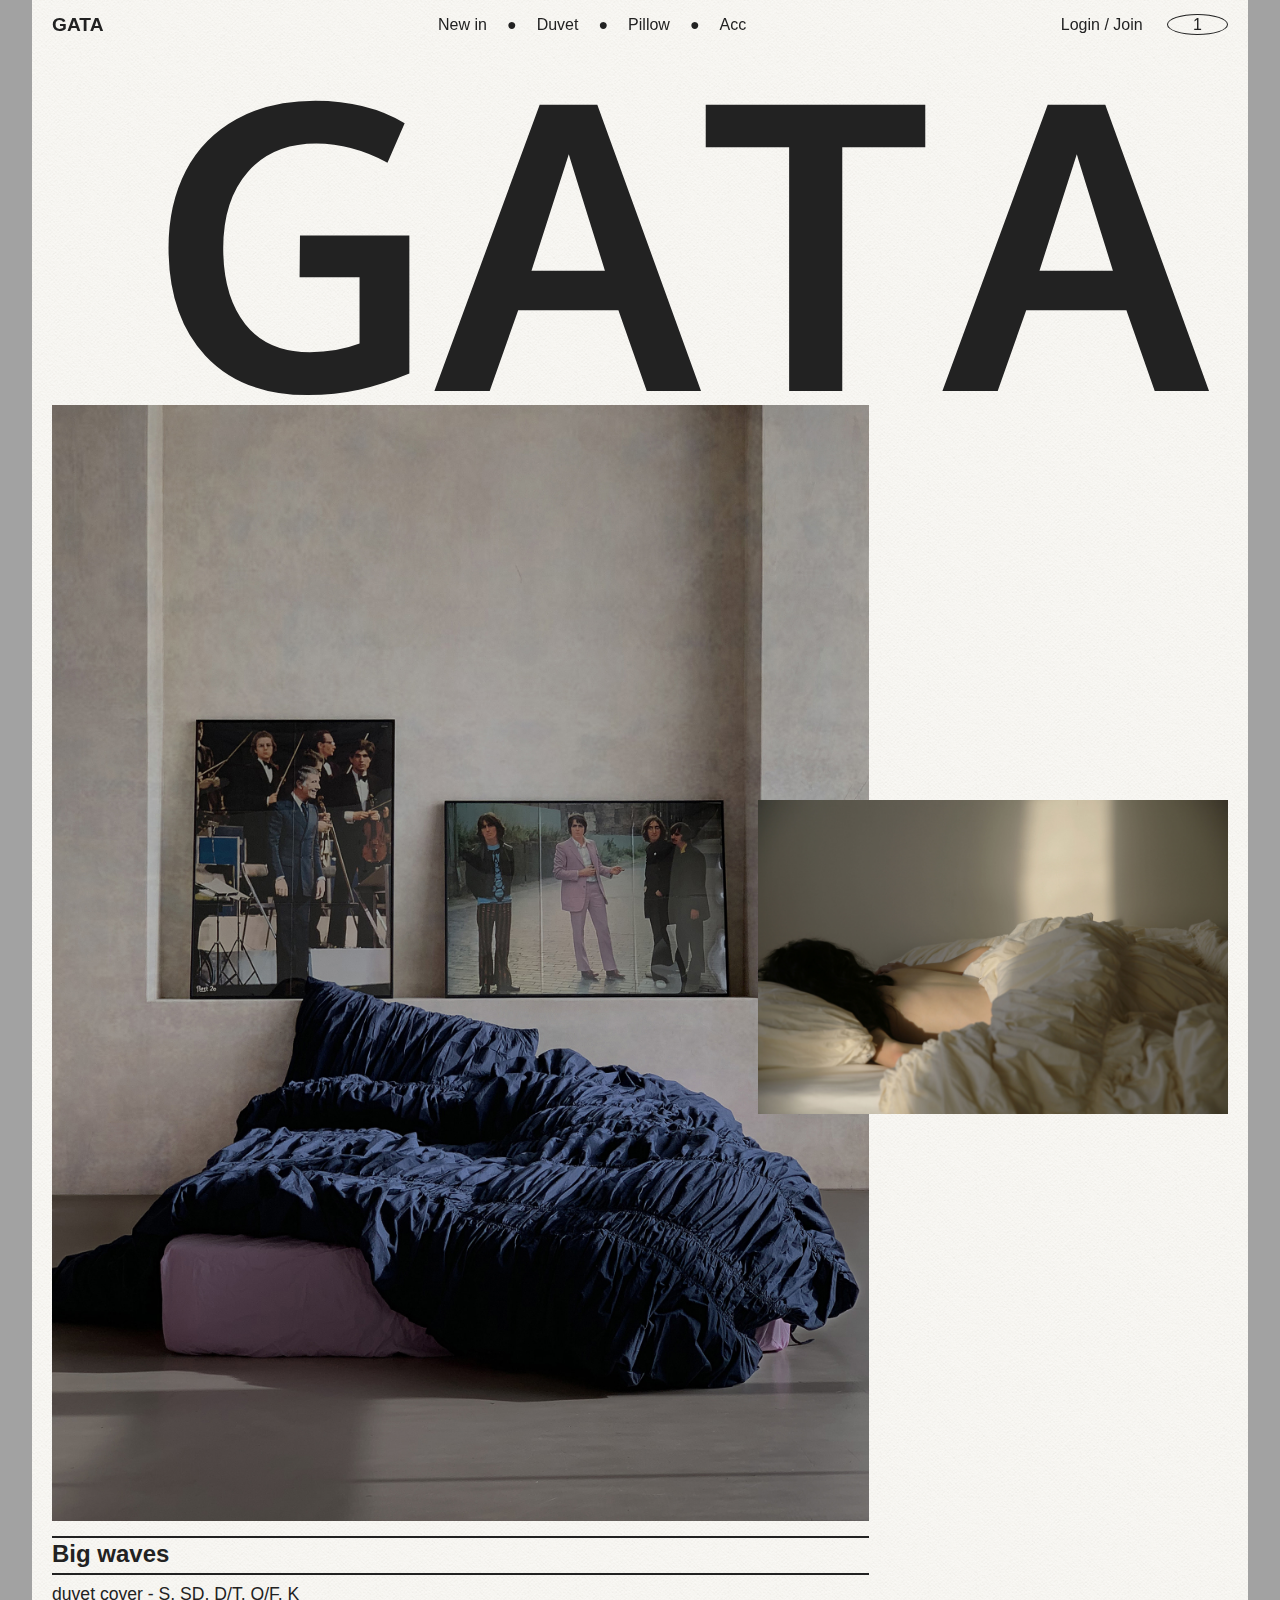
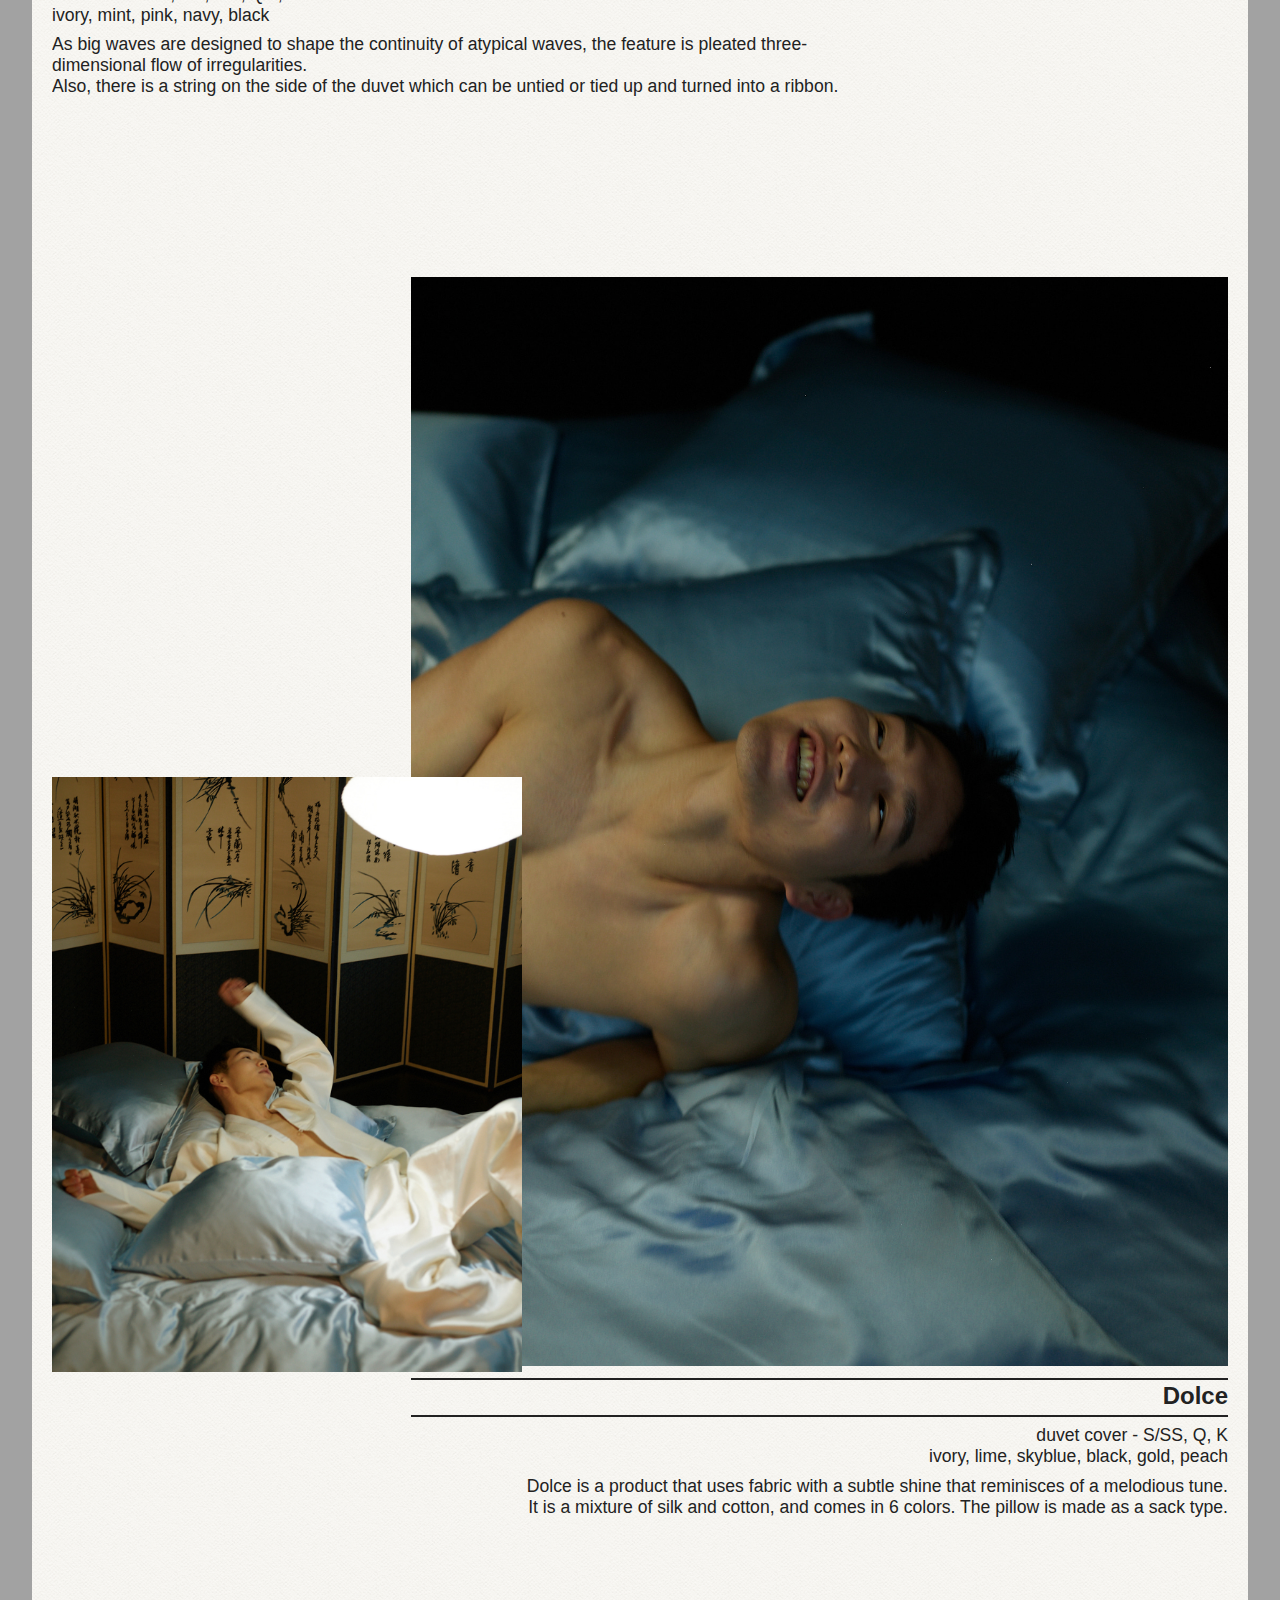
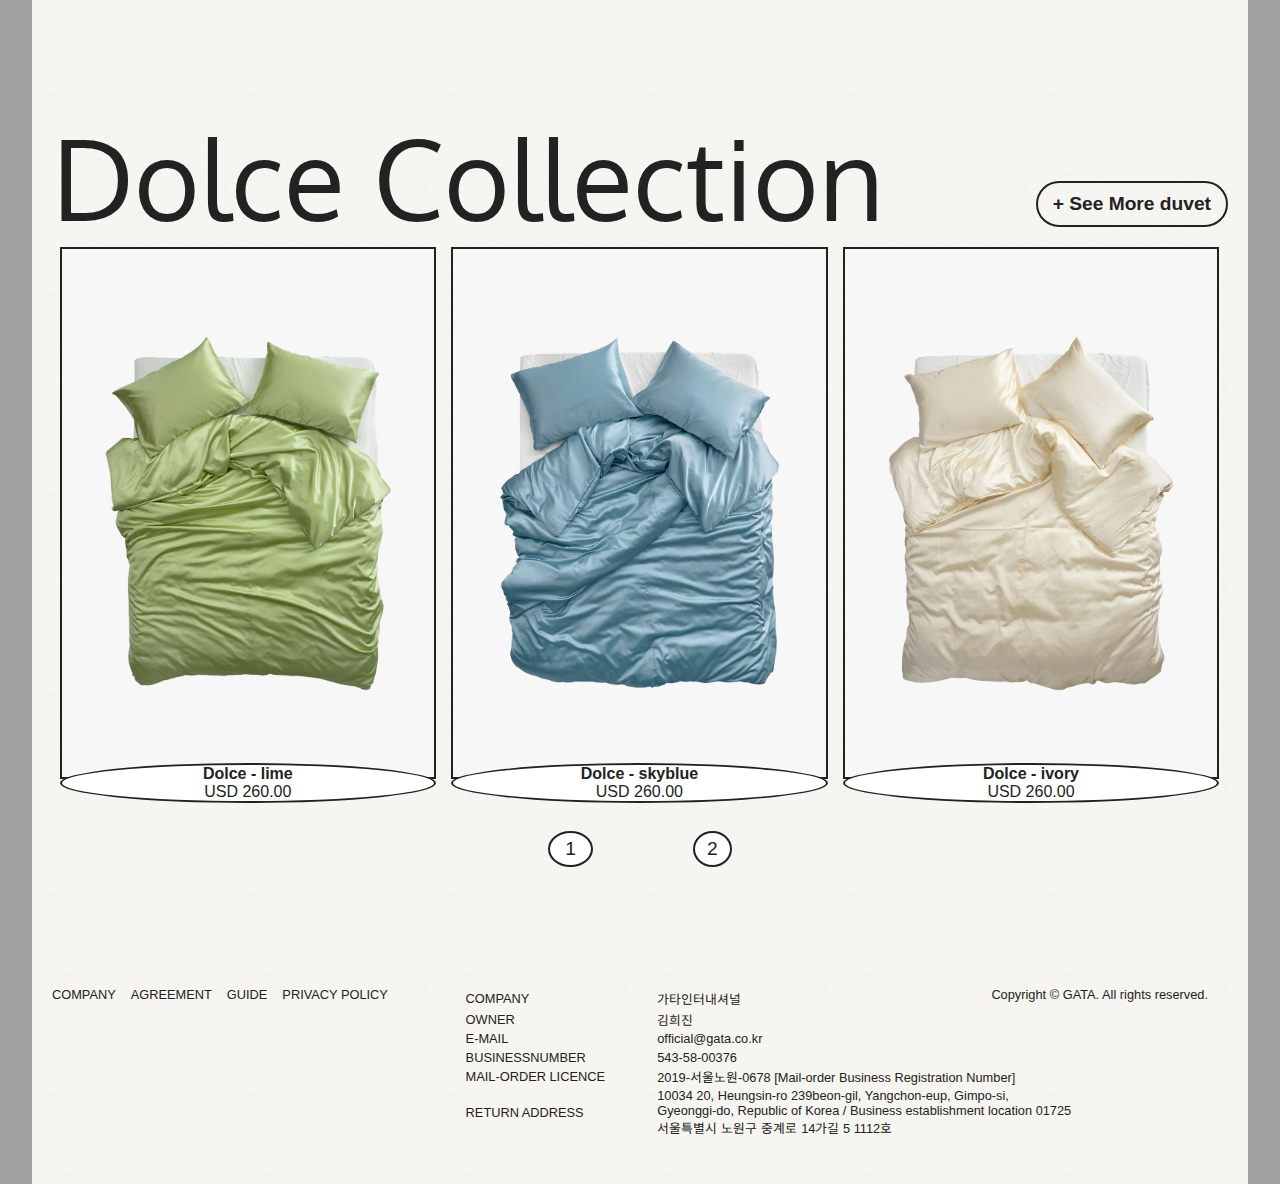
<file: index.html>
<!DOCTYPE html>
<html lang="ko">
<head>
	<meta charset="utf-8">
	<meta name="viewport" content="width=device-width">
	<title>GATA</title>
	<link href="https://api.fontshare.com/css?f[]=satoshi@500,700,900&display=swap" rel="stylesheet">
	<link rel="stylesheet" type="text/css" href="css/common.css">
	<link rel="stylesheet" type="text/css" href="css/stylesheet.css">
	<script src="http://code.jquery.com/jquery-1.12.4.js"></script>
	<script src="js/script.js"></script>
</head>
<body>
	<div id="wrap">
		<nav>
			<ul>
				<li><a href="http://rheehanel.dothome.co.kr/gata/sub01/">New in</a></li>
				<li><a href="http://rheehanel.dothome.co.kr/gata/sub02/">Duvet</a></li>
				<li><a href="http://rheehanel.dothome.co.kr/gata/sub03/">Pillow</a></li>
				<li><a href="http://rheehanel.dothome.co.kr/gata/sub04/">Acc</a></li>
			</ul>
			<div>
				<span><a href="#">Login</a></span>
				<span> | </span>
				<span><a href="#">Join</a></span>
			</div>
		</nav>
		<header>
			<span class="menubtn"><a href="#">●</a></span>
			<h1><a href="#">GATA</a></h1>
			<ul>
				<li><a href="http://rheehanel.dothome.co.kr/gata/sub01/">New in</a></li>
				<li>●</li>
				<li><a href="http://rheehanel.dothome.co.kr/gata/sub02/">Duvet</a></li>
				<li>●</li>
				<li><a href="http://rheehanel.dothome.co.kr/gata/sub03/">Pillow</a></li>
				<li>●</li>
				<li><a href="http://rheehanel.dothome.co.kr/gata/sub04/">Acc</a></li>
			</ul>
			<div class="logcart">
				<span class="log"><a href="#">Login</a></span>
				<span class="log">/</span>
				<span class="log"><a href="#">Join</a></span>
				<span class="cartbtn"><a href="#">1</a></span>
			</div>
			<div class="cart">
				<img src="img/duvet/dolce2-2.jpg" alt="Dolce - skyblue">
				<div class="carttext">
					<h4><a href="#">Dolce</a></h4>
					<p>
						SD/Pillowcase is not included.<br>
						<br>
						1 item | 260.00 USD
					</p>
					<b>TOTAL <span>260.00 USD</span></b>
				</div>
			</div>
		</header>
		<article>
			<h2>G<b>ATA</b></h2>
			<section id="s1">
				<img class="main" src="img/1.jpg" alt="Big Waves duvet cover">
				<img class="side" src="img/1a.jpg" alt="Big Waves duvet cover">
				<div class="text">
					<h3>Big waves</h3>
					<p>
						duvet cover - S, SD, D/T, Q/F, K<br>
						ivory, mint, pink, navy, black
					</p>
					<p>
						As big waves are designed to shape the continuity of atypical waves, the feature is pleated three-dimensional flow of irregularities.<br>
						Also, there is a string on the side of the duvet which can be untied or tied up and turned into a ribbon.
					</p>
				</div>
			</section>
			<section id="s2">
				<img class="main" src="img/2.jpg" alt="Dolce duvet cover">
				<img class="side" src="img/2b.jpg" alt="Dolce duvet cover">
				<div class="text">
					<h3>Dolce</h3>
					<p>
						duvet cover - S/SS, Q, K<br>
						ivory, lime,  skyblue, black, gold, peach
					</p>
					<p>
						Dolce is a product that uses fabric with a subtle shine that reminisces of a melodious tune.<br>
						It is a mixture of silk and cotton, and comes in 6 colors. The pillow is made as a sack type.
					</p>
				</div>
			</section>
			<span class="hover">click</span>
			<section id="s3">
				<div id="title">
					<h3>Dolce Collection</h3>
					<h5><a href="#">+ See More duvet</a></h5>
				</div>
				<div id="slide">
					<ul>
						<li class="card">
							<figure>
								<a href="#">
									<img src="img/duvet/dolce1.jpg" alt="dolce-lime">
								</a>
								<figcaption>
									<a href="#">
										<b>Dolce - lime</b><br>USD 260.00
									</a>
								</figcaption>
							</figure>
						</li>
						<li class="card">
							<figure>
								<a href="#">
									<img src="img/duvet/dolce2-2.jpg" alt="dolce-skyblue">
								</a>
								<figcaption>
									<a href="#">
										<b>Dolce - skyblue</b><br>USD 260.00
									</a>
								</figcaption>
							</figure>
						</li>
						<li class="card">
							<figure>
								<a href="#">
									<img src="img/duvet/dolce3.jpg" alt="dolce-ivory">
								</a>	
								<figcaption>
									<a href="#">
										<b>Dolce - ivory</b><br>USD 260.00
									</a>
								</figcaption>
							</figure>
						</li>
						<li class="card">
							<figure>
								<a href="#">
									<img src="img/duvet/dolce4.jpg" alt="dolce-black">
								</a>
								<figcaption>
									<a href="#">
										<b>Dolce - black</b><br>USD 260.00
									</a>
								</figcaption>
							</figure>
						</li>
						<li class="card">
							<figure>
								<a href="#">
									<img src="img/duvet/dolce5.jpg" alt="dolce-gold">
								</a>
								<figcaption>
									<a href="#">
										<b>Dolce - gold</b><br>USD 260.00
									</a>
								</figcaption>
							</figure>
						</li>
						<li class="right">
							<figure>
								<a href="#">
									<img src="img/duvet/dolce6.jpg" alt="dolce-peach">
								</a>
								<figcaption>
									<a href="#">
										<b>Dolce - peach</b><br>USD 260.00
									</a>
								</figcaption>
							</figure>
						</li>
					</ul>
				</div>
				<div id="btn">
					<span class="pg1">1</span><span class="pg2">2</span>
				</div>
			</section>
		</article>
		<div id="wavesNavy" class="product">
			<span class="toggle"><img src="img/cross.png" alt="exit"></span>
			<div class="left">
				<div class="text">
					<h4><a href="#">Big Waves - navy</a></h4>
					<form>
						<label>S
							<input type="radio" name="size" value="S">
						</label>
						<label>SD
							<input type="radio" name="size" value="SD">
						</label>
						<label>D/T
							<input type="radio" name="size" value="D/T">
						</label>
						<label>Q/F
							<input type="radio" name="size" value="Q/F">
						</label>
						<label>K
							<input type="radio" name="size" value="K">
						</label>
					</form>
					<p>
						Material: washed cotton 100% (80s)<br>
						* Cotton filling is not included.
					</p>
				</div>	
				<div class="purchase">
					<span><a href="#">Cart</a></span>
					<span><a href="#">Buy Now</a></span>
				</div>
				<ul>
					<li></li>
					<li></li>
					<li></li>
				</ul>
			</div>
			<div class="right"></div>
		</div>
		<div id="wavesIvory" class="product">
			<span class="toggle"><img src="img/cross.png" alt="exit"></span>
			<div class="left">
				<div class="text">
					<h4><a href="#">Big Waves - ivory</a></h4>
					<form>
						<label>S
							<input type="radio" name="size" value="S">
						</label>
						<label>SD
							<input type="radio" name="size" value="SD">
						</label>
						<label>D/T
							<input type="radio" name="size" value="D/T">
						</label>
						<label>Q/F
							<input type="radio" name="size" value="Q/F">
						</label>
						<label>K
							<input type="radio" name="size" value="K">
						</label>
					</form>
					<p>
						Material: washed cotton 100% (80s)<br>
						* Cotton filling is not included.
					</p>
				</div>	
				<div class="purchase">
					<span><a href="#">Cart</a></span>
					<span><a href="#">Buy Now</a></span>
				</div>
				<ul>
					<li></li>
					<li></li>
					<li></li>
				</ul>
			</div>
			<div class="right"></div>
		</div>
		<div id="dolce" class="product">
			<span class="toggle"><img src="img/cross.png" alt="exit"></span>
			<div class="left">
				<div class="text">
					<h4><a href="#">Dolce - skyblue</a></h4>
					<form>
						<label>S
							<input type="radio" name="size" value="S">
						</label>
						<label>SD
							<input type="radio" name="size" value="SD">
						</label>
						<label>D/T
							<input type="radio" name="size" value="D/T">
						</label>
						<label>Q/F
							<input type="radio" name="size" value="Q/F">
						</label>
						<label>K
							<input type="radio" name="size" value="K">
						</label>
					</form>
					<p>
						Material : silk 51%, cotton 49%<br>
						* Cotton filling is not included.
					</p>
				</div>	
				<div class="purchase">
					<span><a href="#">Cart</a></span>
					<span><a href="#">Buy Now</a></span>
				</div>
				<ul>
					<li></li>
					<li></li>
					<li></li>
				</ul>
			</div>
			<div class="right"></div>
		</div>
		<footer>
			<ul>
				<li><a href="#">COMPANY</a></li>
				<li><a href="#">AGREEMENT</a></li>
				<li><a href="#">GUIDE</a></li>
				<li><a href="#">PRIVACY POLICY</a></li>
			</ul>
			<table>
				<tr>
					<th>COMPANY</th>
					<td><span>가타인터내셔널</span></td>
				</tr>
				<tr>
					<th>OWNER</th>
					<td><span>김희진</span></td>
				</tr>
				<tr>
					<th>E-MAIL</th>
					<td>official@gata.co.kr</td>
				</tr>
			</table>
			<table>
				<tr>
					<th>BUSINESSNUMBER</th>
					<td>543-58-00376</td>
				</tr>
				<tr>
					<th>MAIL-ORDER LICENCE</th>
					<td>2019-<span>서울노원</span>-0678 [Mail-order Business Registration Number]</td>
				</tr>
				<tr>
					<th>RETURN ADDRESS</th>
					<td>
						10034 20, Heungsin-ro 239beon-gil, Yangchon-eup, Gimpo-si,<br>
						Gyeonggi-do, Republic of Korea / Business establishment location 01725<br>
						<span>서울특별시 노원구 중계로 </span>14<span>가길</span> 5 1112<span>호</span>
					</td>
				</tr>
			</table>
			<p>Copyright © GATA. All rights reserved.</p>
		</footer>
	</div>
</body>
</html>
</file>
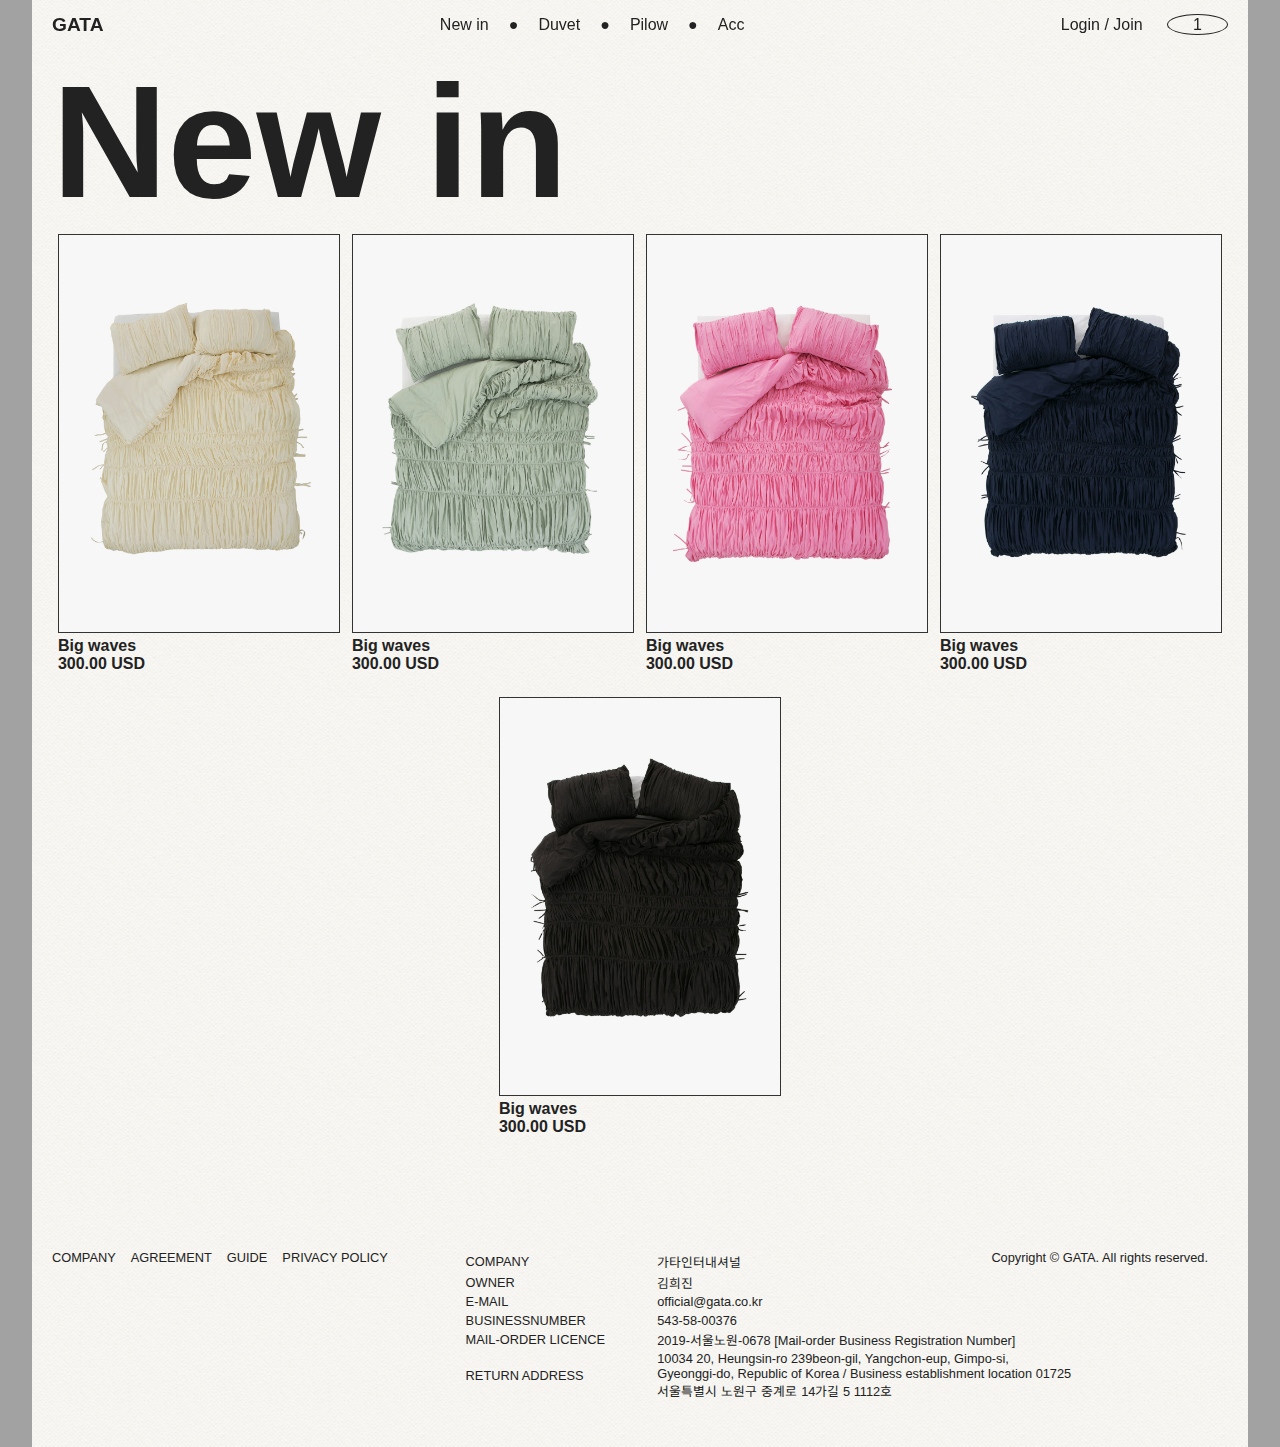
<file: sub01/index.html>
<!DOCTYPE html>
<html lang="ko">
<head>
	<meta charset="utf-8">
	<meta name="viewport" content="width=device-width">
	<title>GATA | New in</title>
	<link href="https://api.fontshare.com/css?f[]=satoshi@500,700,900&display=swap" rel="stylesheet">
	<link rel="stylesheet" type="text/css" href="../css/common.css">
	<link rel="stylesheet" type="text/css" href="../css/sub01.css">
	<script src="http://code.jquery.com/jquery-1.12.4.js"></script>
	<script src="../js/script.js"></script>
</head>
<body>
	<div id="wrap">
		<nav>
			<ul>
				<li><a href="#">New in</a></li>
				<li><a href="http://rheehanel.dothome.co.kr/gata/sub02/">Duvet</a></li>
				<li><a href="http://rheehanel.dothome.co.kr/gata/sub03/">Pilow</a></li>
				<li><a href="http://rheehanel.dothome.co.kr/gata/sub04/">Acc</a></li>
			</ul>
			<div>
				<span><a href="#">Login</a></span>
				<span> | </span>
				<span><a href="#">Join</a></span>
			</div>
		</nav>
		<header>
			<span class="menubtn"><a href="#">●</a></span>
			<h1><a href="http://rheehanel.dothome.co.kr/gata/">GATA</a></h1>
			<ul>
				<li><a href="#">New in</a></li>
				<li>●</li>
				<li><a href="http://rheehanel.dothome.co.kr/gata/sub02/">Duvet</a></li>
				<li>●</li>
				<li><a href="http://rheehanel.dothome.co.kr/gata/sub03/">Pilow</a></li>
				<li>●</li>
				<li><a href="http://rheehanel.dothome.co.kr/gata/sub04/">Acc</a></li>
			</ul>
			<div class="logcart">
				<span class="log"><a href="#">Login</a></span>
				<span class="log">/</span>
				<span class="log"><a href="#">Join</a></span>
				<span class="cartbtn"><a href="#">1</a></span>
			</div>
			<div class="cart">
				<img src="../img/duvet/dolce2-2.jpg" alt="Dolce - skyblue">
				<div class="carttext">
					<h4><a href="#">Dolce</a></h4>
					<p>
						SD/Pillowcase is not included.<br>
						<br>
						1 item | 260.00 USD
					</p>
					<b>TOTAL <span>260.00 USD</span></b>
				</div>
			</div>
		</header>
		<article>
			<h2>New in</h2>
			<section class="cl0 cl5">
				<a href="#">
					<img src="../img/duvet/waves1-2.jpg" alt="duvet">
					<h4>Big waves</h4>
					<h4>300.00 USD</h4>
				</a>
			</section>
			<section class="cl0 cl3">
				<a href="#">
					<img src="../img/duvet/waves2.jpg" alt="duvet">
					<h4>Big waves</h4>
					<h4>300.00 USD</h4>
				</a>
			</section>
			<section class="cl0 cl1">
				<a href="#">
					<img src="../img/duvet/waves3.jpg" alt="duvet">
					<h4>Big waves</h4>
					<h4>300.00 USD</h4>
				</a>
			</section>
			<section class="cl0 cl4">
				<a href="#">
					<img src="../img/duvet/waves4-2.jpg" alt="duvet">
					<h4>Big waves</h4>
					<h4>300.00 USD</h4>
				</a>
			</section>
			<section class="cl0 cl6">
				<a href="#">
					<img src="../img/duvet/waves5.jpg" alt="duvet">
					<h4>Big waves</h4>
					<h4>300.00 USD</h4>
				</a>
			</section>
		</article>
		<footer>
			<ul>
				<li><a href="#">COMPANY</a></li>
				<li><a href="#">AGREEMENT</a></li>
				<li><a href="#">GUIDE</a></li>
				<li><a href="#">PRIVACY POLICY</a></li>
			</ul>
			<table>
				<tr>
					<th>COMPANY</th>
					<td><span>가타인터내셔널</span></td>
				</tr>
				<tr>
					<th>OWNER</th>
					<td><span>김희진</span></td>
				</tr>
				<tr>
					<th>E-MAIL</th>
					<td>official@gata.co.kr</td>
				</tr>
			</table>
			<table>
				<tr>
					<th>BUSINESSNUMBER</th>
					<td>543-58-00376</td>
				</tr>
				<tr>
					<th>MAIL-ORDER LICENCE</th>
					<td>2019-<span>서울노원</span>-0678 [Mail-order Business Registration Number]</td>
				</tr>
				<tr>
					<th>RETURN ADDRESS</th>
					<td>
						10034 20, Heungsin-ro 239beon-gil, Yangchon-eup, Gimpo-si,<br>
						Gyeonggi-do, Republic of Korea / Business establishment location 01725<br>
						<span>서울특별시 노원구 중계로 </span>14<span>가길</span> 5 1112<span>호</span>
					</td>
				</tr>
			</table>
			<p>Copyright © GATA. All rights reserved.</p>
		</footer>
	</div>
</body>
</html>
</file>
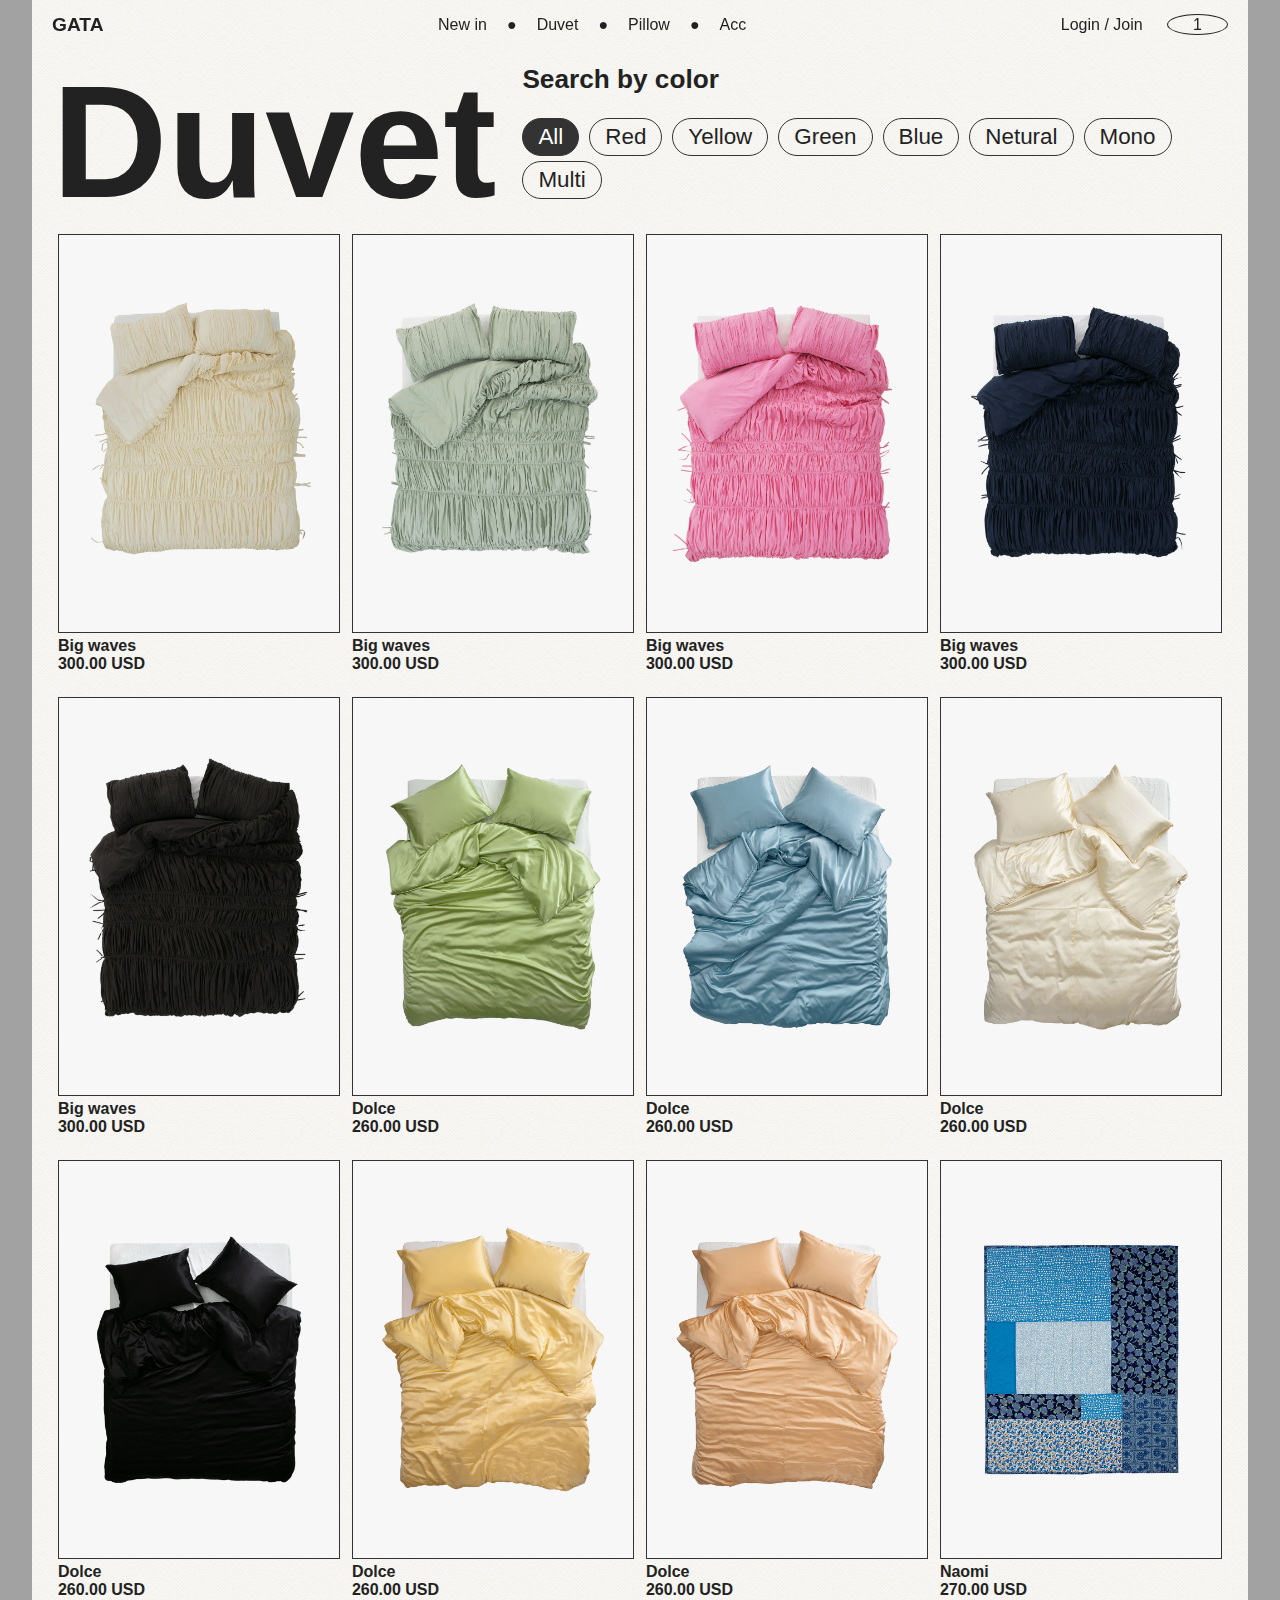
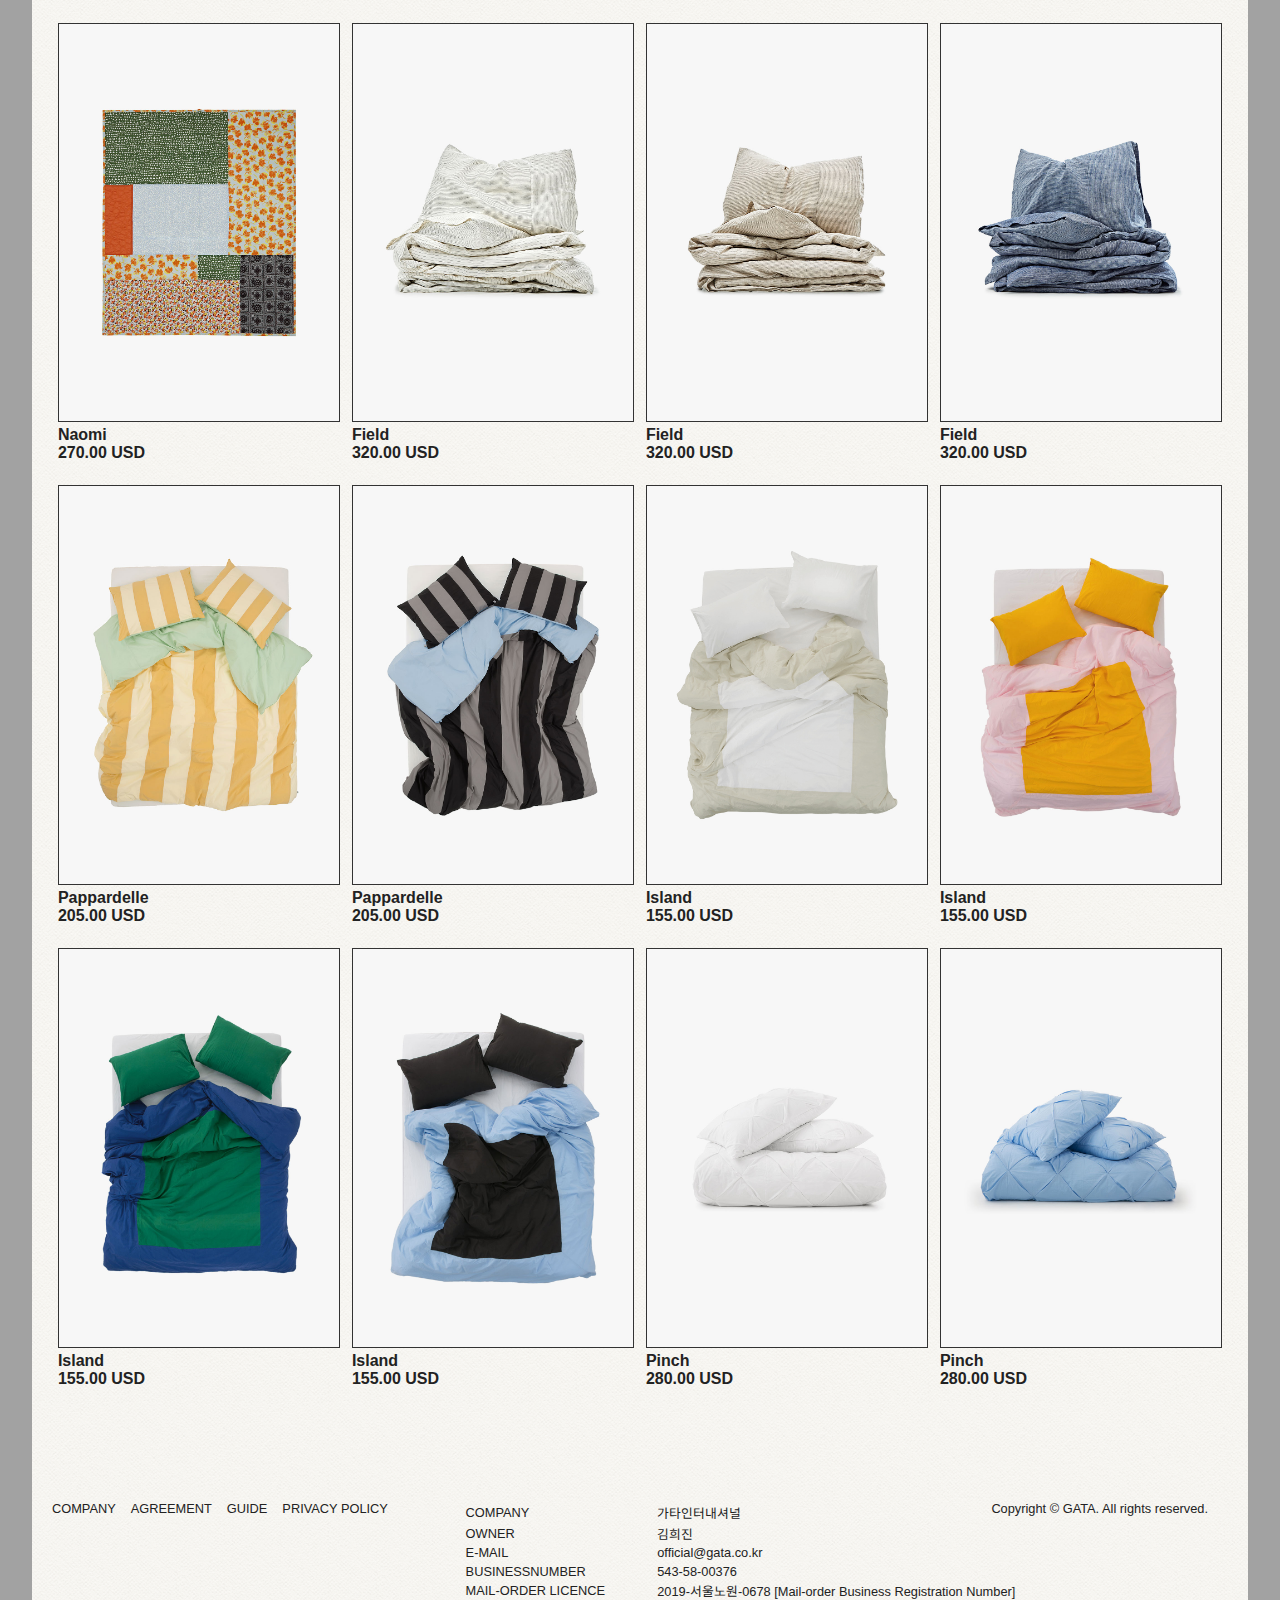
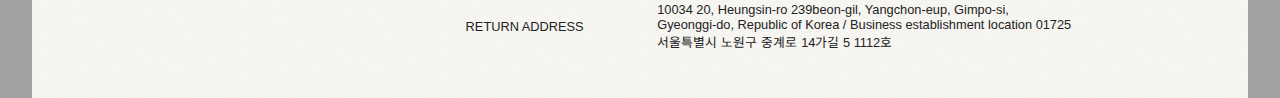
<file: sub02/index.html>
<!DOCTYPE html>
<html lang="ko">
<head>
	<meta charset="utf-8">
	<meta name="viewport" content="width=device-width">
	<title>GATA | Duvet</title>
	<link href="https://api.fontshare.com/css?f[]=satoshi@500,700,900&display=swap" rel="stylesheet">
	<link rel="stylesheet" type="text/css" href="../css/common.css">
	<link rel="stylesheet" type="text/css" href="../css/productList.css">
	<script src="http://code.jquery.com/jquery-1.12.4.js"></script>
	<script src="../js/script.js"></script>
</head>
<body>
	<div id="wrap">
		<nav>
			<ul>
				<li><a href="http://rheehanel.dothome.co.kr/gata/sub01/">New in</a></li>
				<li><a href="#">Duvet</a></li>
				<li><a href="http://rheehanel.dothome.co.kr/gata/sub03/">Pillow</a></li>
				<li><a href="http://rheehanel.dothome.co.kr/gata/sub04/">Acc</a></li>
			</ul>
			<div>
				<span><a href="#">Login</a></span>
				<span> | </span>
				<span><a href="#">Join</a></span>
			</div>
		</nav>
		<header>
			<span class="menubtn"><a href="#">●</a></span>
			<h1><a href="http://rheehanel.dothome.co.kr/gata/">GATA</a></h1>
			<ul>
				<li><a href="http://rheehanel.dothome.co.kr/gata/sub01/">New in</a></li>
				<li>●</li>
				<li><a href="#">Duvet</a></li>
				<li>●</li>
				<li><a href="http://rheehanel.dothome.co.kr/gata/sub03/">Pillow</a></li>
				<li>●</li>
				<li><a href="http://rheehanel.dothome.co.kr/gata/sub04/">Acc</a></li>
			</ul>
			<div class="logcart">
				<span class="log"><a href="#">Login</a></span>
				<span class="log">/</span>
				<span class="log"><a href="#">Join</a></span>
				<span class="cartbtn"><a href="#">1</a></span>
			</div>
			<div class="cart">
				<img src="../img/duvet/dolce2-2.jpg" alt="Dolce - skyblue">
				<div class="carttext">
					<h4><a href="#">Dolce</a></h4>
					<p>
						SD/Pillowcase is not included.<br>
						<br>
						1 item | 260.00 USD
					</p>
					<b>TOTAL <span>260.00 USD</span></b>
				</div>
			</div>
		</header>
		<article>
			<h2>Duvet</h2>
			<div class="nav">
				<h3>Search by color</h3>
				<ul>
					<li class="active">All</li>
					<li>Red</li>
					<li>Yellow</li>
					<li>Green</li>
					<li>Blue</li>
					<li>Netural</li>
					<li>Mono</li>
					<li>Multi</li>
				</ul>
			</div>
			<section class="cl0 cl5">
				<a href="#">
					<img src="../img/duvet/waves1-2.jpg" alt="duvet">
					<h4>Big waves</h4>
					<h4>300.00 USD</h4>
				</a>
			</section>
			<section class="cl0 cl3">
				<a href="#">
					<img src="../img/duvet/waves2.jpg" alt="duvet">
					<h4>Big waves</h4>
					<h4>300.00 USD</h4>
				</a>
			</section>
			<section class="cl0 cl1">
				<a href="#">
					<img src="../img/duvet/waves3.jpg" alt="duvet">
					<h4>Big waves</h4>
					<h4>300.00 USD</h4>
				</a>
			</section>
			<section class="cl0 cl4">
				<a href="#">
					<img src="../img/duvet/waves4-2.jpg" alt="duvet">
					<h4>Big waves</h4>
					<h4>300.00 USD</h4>
				</a>
			</section>
			<section class="cl0 cl6">
				<a href="#">
					<img src="../img/duvet/waves5.jpg" alt="duvet">
					<h4>Big waves</h4>
					<h4>300.00 USD</h4>
				</a>
			</section>
			<section class="cl0 cl3">
				<a href="#">
					<img src="../img/duvet/dolce1.jpg" alt="duvet">
					<h4>Dolce</h4>
					<h4>260.00 USD</h4>
				</a>
			</section>
			<section class="cl0 cl4">
				<a href="#">
					<img src="../img/duvet/dolce2-2.jpg" alt="duvet">
					<h4>Dolce</h4>
					<h4>260.00 USD</h4>
				</a>
			</section>
			<section class="cl0 cl5">
				<a href="#">
					<img src="../img/duvet/dolce3.jpg" alt="duvet">
					<h4>Dolce</h4>
					<h4>260.00 USD</h4>
				</a>
			</section>
			<section class="cl0 cl6">
				<a href="#">
					<img src="../img/duvet/dolce4.jpg" alt="duvet">
					<h4>Dolce</h4>
					<h4>260.00 USD</h4>
				</a>
			</section>
			<section class="cl0 cl2">
				<a href="#">
					<img src="../img/duvet/dolce5.jpg" alt="duvet">
					<h4>Dolce</h4>
					<h4>260.00 USD</h4>
				</a>
			</section>
			<section class="cl0 cl1">
				<a href="#">
					<img src="../img/duvet/dolce6.jpg" alt="duvet">
					<h4>Dolce</h4>
					<h4>260.00 USD</h4>
				</a>
			</section>
			<section class="cl0 cl4">
				<a href="#">
					<img src="../img/duvet/naomi1.jpg" alt="duvet">
					<h4>Naomi</h4>
					<h4>270.00 USD</h4>
				</a>
			</section>
			<section class="cl0 cl7">
				<a href="#">
					<img src="../img/duvet/naomi2.jpg" alt="duvet">
					<h4>Naomi</h4>
					<h4>270.00 USD</h4>
				</a>
			</section>
			<section class="cl0 cl6">
				<a href="#">
					<img src="../img/duvet/field1.jpg" alt="duvet">
					<h4>Field</h4>
					<h4>320.00 USD</h4>
				</a>
			</section>
			<section class="cl0 cl5">
				<a href="#">
					<img src="../img/duvet/field2.jpg" alt="duvet">
					<h4>Field</h4>
					<h4>320.00 USD</h4>
				</a>
			</section>
			<section class="cl0 cl4">
				<a href="#">
					<img src="../img/duvet/field3.jpg" alt="duvet">
					<h4>Field</h4>
					<h4>320.00 USD</h4>
				</a>
			</section>
			<section class="cl0 cl2">
				<a href="#">
					<img src="../img/duvet/pappardelle1.jpg" alt="duvet">
					<h4>Pappardelle</h4>
					<h4>205.00 USD</h4>
				</a>
			</section>
			<section class="cl0 cl6">
				<a href="#">
					<img src="../img/duvet/pappardelle2.jpg" alt="duvet">
					<h4>Pappardelle</h4>
					<h4>205.00 USD</h4>
				</a>
			</section>
			<section class="cl0 cl6 cl5">
				<a href="#">
					<img src="../img/duvet/island1.jpg" alt="duvet">
					<h4>Island</h4>
					<h4>155.00 USD</h4>
				</a>
			</section>
			<section class="cl0 cl1 cl2">
				<a href="#">
					<img src="../img/duvet/island2.jpg" alt="duvet">
					<h4>Island</h4>
					<h4>155.00 USD</h4>
				</a>
			</section>
			<section class="cl0 cl3 cl4">
				<a href="#">
					<img src="../img/duvet/island3.jpg" alt="duvet">
					<h4>Island</h4>
					<h4>155.00 USD</h4>
				</a>
			</section>
			<section class="cl0 cl6 cl4">
				<a href="#">
					<img src="../img/duvet/island4.jpg" alt="duvet">
					<h4>Island</h4>
					<h4>155.00 USD</h4>
				</a>
			</section>
			<section class="cl0 cl6">
				<a href="#">
					<img src="../img/duvet/pinch1.jpg" alt="duvet">
					<h4>Pinch</h4>
					<h4>280.00 USD</h4>
				</a>
			</section>
			<section class="cl0 cl4">
				<a href="#">
					<img src="../img/duvet/pinch2.jpg" alt="duvet">
					<h4>Pinch</h4>
					<h4>280.00 USD</h4>
				</a>
			</section>
		</article>
		<footer>
			<ul>
				<li><a href="#">COMPANY</a></li>
				<li><a href="#">AGREEMENT</a></li>
				<li><a href="#">GUIDE</a></li>
				<li><a href="#">PRIVACY POLICY</a></li>
			</ul>
			<table>
				<tr>
					<th>COMPANY</th>
					<td><span>가타인터내셔널</span></td>
				</tr>
				<tr>
					<th>OWNER</th>
					<td><span>김희진</span></td>
				</tr>
				<tr>
					<th>E-MAIL</th>
					<td>official@gata.co.kr</td>
				</tr>
			</table>
			<table>
				<tr>
					<th>BUSINESSNUMBER</th>
					<td>543-58-00376</td>
				</tr>
				<tr>
					<th>MAIL-ORDER LICENCE</th>
					<td>2019-<span>서울노원</span>-0678 [Mail-order Business Registration Number]</td>
				</tr>
				<tr>
					<th>RETURN ADDRESS</th>
					<td>
						10034 20, Heungsin-ro 239beon-gil, Yangchon-eup, Gimpo-si,<br>
						Gyeonggi-do, Republic of Korea / Business establishment location 01725<br>
						<span>서울특별시 노원구 중계로 </span>14<span>가길</span> 5 1112<span>호</span>
					</td>
				</tr>
			</table>
			<p>Copyright © GATA. All rights reserved.</p>
		</footer>
	</div>
</body>
</html>
</file>
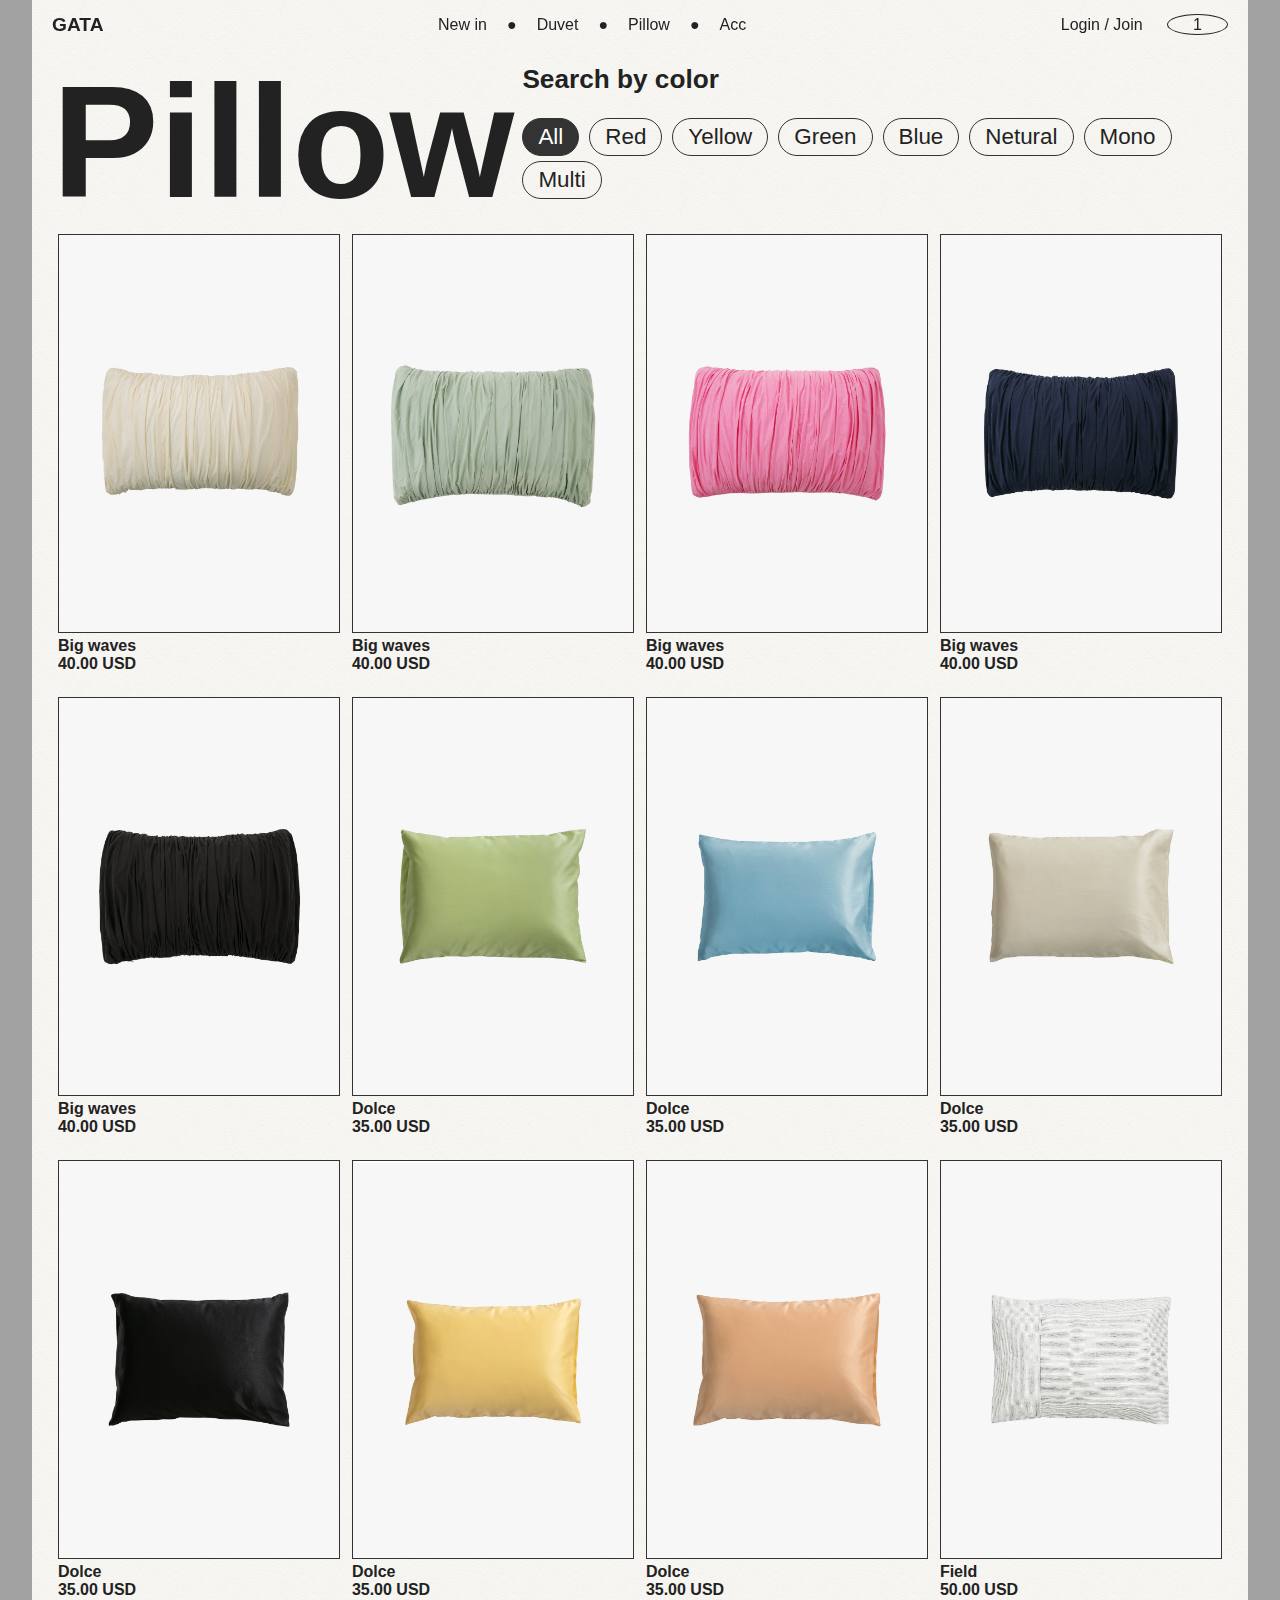
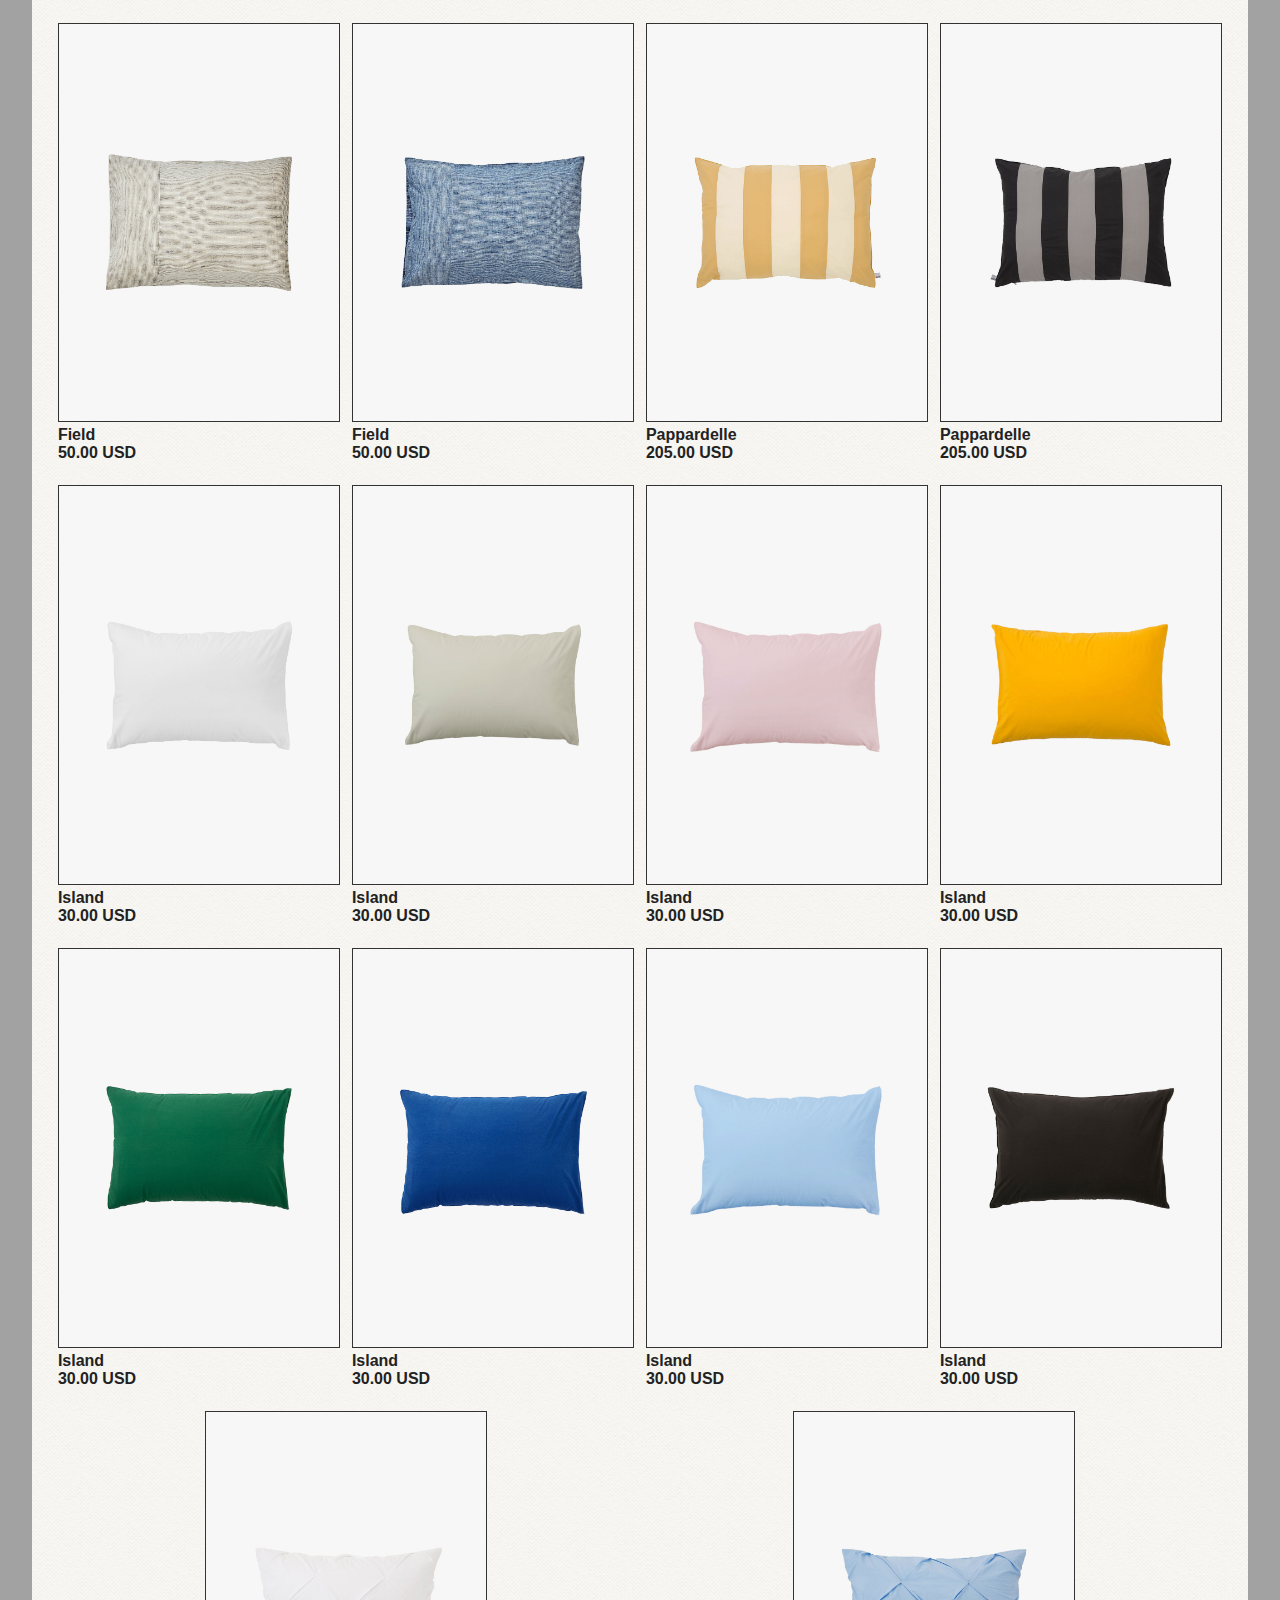
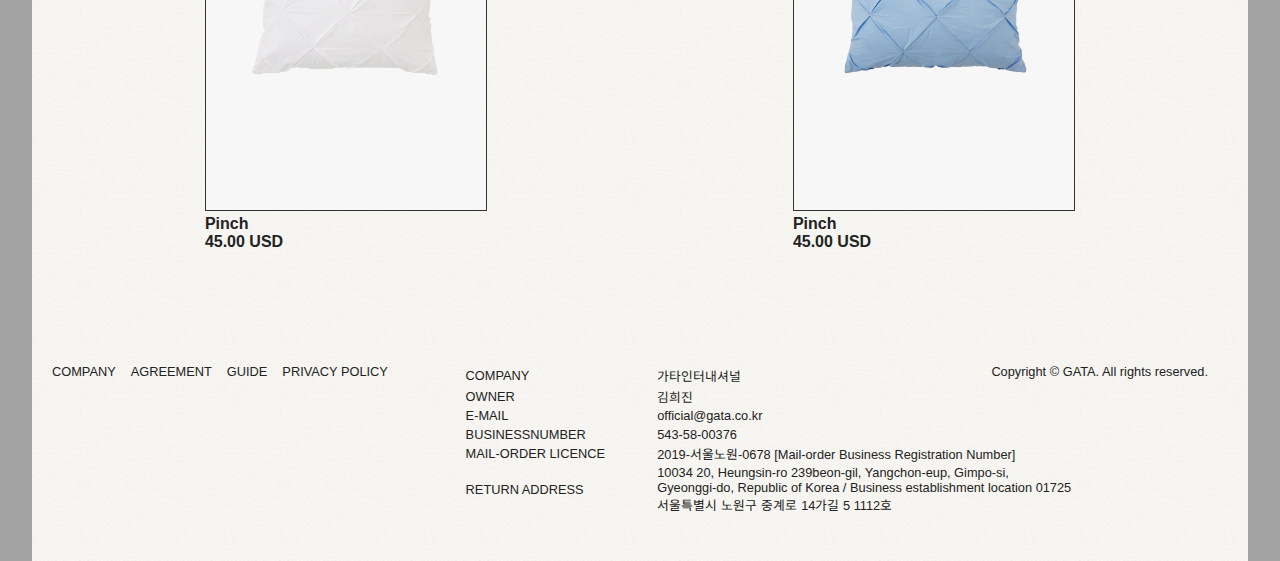
<file: sub03/index.html>
<!DOCTYPE html>
<html lang="ko">
<head>
	<meta charset="utf-8">
	<meta name="viewport" content="width=device-width">
	<title>GATA | pillow</title>
	<link href="https://api.fontshare.com/css?f[]=satoshi@500,700,900&display=swap" rel="stylesheet">
	<link rel="stylesheet" type="text/css" href="../css/common.css">
	<link rel="stylesheet" type="text/css" href="../css/productList.css">
	<script src="http://code.jquery.com/jquery-1.12.4.js"></script>
	<script src="../js/script.js"></script>
</head>
<body>
	<div id="wrap">
		<nav>
			<ul>
				<li><a href="http://rheehanel.dothome.co.kr/gata/sub01/">New in</a></li>
				<li><a href="http://rheehanel.dothome.co.kr/gata/sub02/">Duvet</a></li>
				<li><a href="#">Pillow</a></li>
				<li><a href="http://rheehanel.dothome.co.kr/gata/sub04/">Acc</a></li>
			</ul>
			<div>
				<span><a href="#">Login</a></span>
				<span> | </span>
				<span><a href="#">Join</a></span>
			</div>
		</nav>
		<header>
			<span class="menubtn"><a href="#">●</a></span>
			<h1><a href="http://rheehanel.dothome.co.kr/gata/">GATA</a></h1>
			<ul>
				<li><a href="http://rheehanel.dothome.co.kr/gata/sub01/">New in</a></li>
				<li>●</li>
				<li><a href="http://rheehanel.dothome.co.kr/gata/sub02/">Duvet</a></li>
				<li>●</li>
				<li><a href="#">Pillow</a></li>
				<li>●</li>
				<li><a href="http://rheehanel.dothome.co.kr/gata/sub04/">Acc</a></li>
			</ul>
			<div class="logcart">
				<span class="log"><a href="#">Login</a></span>
				<span class="log">/</span>
				<span class="log"><a href="#">Join</a></span>
				<span class="cartbtn"><a href="#">1</a></span>
			</div>
			<div class="cart">
				<img src="../img/duvet/dolce2-2.jpg" alt="Dolce - skyblue">
				<div class="carttext">
					<h4><a href="#">Dolce</a></h4>
					<p>
						SD/Pillowcase is not included.<br>
						<br>
						1 item | 35.00 USD
					</p>
					<b>TOTAL <span>35.00 USD</span></b>
				</div>
			</div>
		</header>
		<article>
			<h2>Pillow</h2>
			<div class="nav">
				<h3>Search by color</h3>
				<ul>
					<li class="active">All</li>
					<li>Red</li>
					<li>Yellow</li>
					<li>Green</li>
					<li>Blue</li>
					<li>Netural</li>
					<li>Mono</li>
					<li>Multi</li>
				</ul>
			</div>
			<section class="cl0 cl5">
				<a href="#">
					<img src="../img/pillow/waves1.jpg" alt="pillow">
					<h4>Big waves</h4>
					<h4>40.00 USD</h4>
				</a>
			</section>
			<section class="cl0 cl3">
				<a href="#">
					<img src="../img/pillow/waves2.jpg" alt="pillow">
					<h4>Big waves</h4>
					<h4>40.00 USD</h4>
				</a>
			</section>
			<section class="cl0 cl1">
				<a href="#">
					<img src="../img/pillow/waves3.jpg" alt="pillow">
					<h4>Big waves</h4>
					<h4>40.00 USD</h4>
				</a>
			</section>
			<section class="cl0 cl4">
				<a href="#">
					<img src="../img/pillow/waves4.jpg" alt="pillow">
					<h4>Big waves</h4>
					<h4>40.00 USD</h4>
				</a>
			</section>
			<section class="cl0 cl6">
				<a href="#">
					<img src="../img/pillow/waves5.jpg" alt="pillow">
					<h4>Big waves</h4>
					<h4>40.00 USD</h4>
				</a>
			</section>
			<section class="cl0 cl3">
				<a href="#">
					<img src="../img/pillow/dolce1.jpg" alt="pillow">
					<h4>Dolce</h4>
					<h4>35.00 USD</h4>
				</a>
			</section>
			<section class="cl0 cl4">
				<a href="#">
					<img src="../img/pillow/dolce2.jpg" alt="pillow">
					<h4>Dolce</h4>
					<h4>35.00 USD</h4>
				</a>
			</section>
			<section class="cl0 cl5">
				<a href="#">
					<img src="../img/pillow/dolce3.jpg" alt="pillow">
					<h4>Dolce</h4>
					<h4>35.00 USD</h4>
				</a>
			</section>
			<section class="cl0 cl6">
				<a href="#">
					<img src="../img/pillow/dolce4.jpg" alt="pillow">
					<h4>Dolce</h4>
					<h4>35.00 USD</h4>
				</a>
			</section>
			<section class="cl0 cl2">
				<a href="#">
					<img src="../img/pillow/dolce5.jpg" alt="pillow">
					<h4>Dolce</h4>
					<h4>35.00 USD</h4>
				</a>
			</section>
			<section class="cl0 cl1">
				<a href="#">
					<img src="../img/pillow/dolce6.jpg" alt="pillow">
					<h4>Dolce</h4>
					<h4>35.00 USD</h4>
				</a>
			</section>
			<section class="cl0 cl6">
				<a href="#">
					<img src="../img/pillow/field1.jpg" alt="pillow">
					<h4>Field</h4>
					<h4>50.00 USD</h4>
				</a>
			</section>
			<section class="cl0 cl5">
				<a href="#">
					<img src="../img/pillow/field2.jpg" alt="pillow">
					<h4>Field</h4>
					<h4>50.00 USD</h4>
				</a>
			</section>
			<section class="cl0 cl4">
				<a href="#">
					<img src="../img/pillow/field3.jpg" alt="pillow">
					<h4>Field</h4>
					<h4>50.00 USD</h4>
				</a>
			</section>
			<section class="cl0 cl2">
				<a href="#">
					<img src="../img/pillow/pappardelle1.jpg" alt="pillow">
					<h4>Pappardelle</h4>
					<h4>205.00 USD</h4>
				</a>
			</section>
			<section class="cl0 cl6">
				<a href="#">
					<img src="../img/pillow/pappardelle2.jpg" alt="pillow">
					<h4>Pappardelle</h4>
					<h4>205.00 USD</h4>
				</a>
			</section>
			<section class="cl0 cl6">
				<a href="#">
					<img src="../img/pillow/island1.jpg" alt="pillow">
					<h4>Island</h4>
					<h4>30.00 USD</h4>
				</a>
			</section>
			<section class="cl0 cl5">
				<a href="#">
					<img src="../img/pillow/island2.jpg" alt="pillow">
					<h4>Island</h4>
					<h4>30.00 USD</h4>
				</a>
			</section>
			<section class="cl0 cl1">
				<a href="#">
					<img src="../img/pillow/island3.jpg" alt="pillow">
					<h4>Island</h4>
					<h4>30.00 USD</h4>
				</a>
			</section>
			<section class="cl0 cl2">
				<a href="#">
					<img src="../img/pillow/island4.jpg" alt="pillow">
					<h4>Island</h4>
					<h4>30.00 USD</h4>
				</a>
			</section>
			<section class="cl0 cl3">
				<a href="#">
					<img src="../img/pillow/island5.jpg" alt="pillow">
					<h4>Island</h4>
					<h4>30.00 USD</h4>
				</a>
			</section>
			<section class="cl0 cl4">
				<a href="#">
					<img src="../img/pillow/island6.jpg" alt="pillow">
					<h4>Island</h4>
					<h4>30.00 USD</h4>
				</a>
			</section>
			<section class="cl0 cl4">
				<a href="#">
					<img src="../img/pillow/island7.jpg" alt="pillow">
					<h4>Island</h4>
					<h4>30.00 USD</h4>
				</a>
			</section>
			<section class="cl0 cl6">
				<a href="#">
					<img src="../img/pillow/island8.jpg" alt="pillow">
					<h4>Island</h4>
					<h4>30.00 USD</h4>
				</a>
			</section>
			<section class="cl0 cl6">
				<a href="#">
					<img src="../img/pillow/pinch1.jpg" alt="pillow">
					<h4>Pinch</h4>
					<h4>45.00 USD</h4>
				</a>
			</section>
			<section class="cl0 cl4">
				<a href="#">
					<img src="../img/pillow/pinch2.jpg" alt="pillow">
					<h4>Pinch</h4>
					<h4>45.00 USD</h4>
				</a>
			</section>
		</article>
		<footer>
			<ul>
				<li><a href="#">COMPANY</a></li>
				<li><a href="#">AGREEMENT</a></li>
				<li><a href="#">GUIDE</a></li>
				<li><a href="#">PRIVACY POLICY</a></li>
			</ul>
			<table>
				<tr>
					<th>COMPANY</th>
					<td><span>가타인터내셔널</span></td>
				</tr>
				<tr>
					<th>OWNER</th>
					<td><span>김희진</span></td>
				</tr>
				<tr>
					<th>E-MAIL</th>
					<td>official@gata.co.kr</td>
				</tr>
			</table>
			<table>
				<tr>
					<th>BUSINESSNUMBER</th>
					<td>543-58-00376</td>
				</tr>
				<tr>
					<th>MAIL-ORDER LICENCE</th>
					<td>2019-<span>서울노원</span>-0678 [Mail-order Business Registration Number]</td>
				</tr>
				<tr>
					<th>RETURN ADDRESS</th>
					<td>
						10034 20, Heungsin-ro 239beon-gil, Yangchon-eup, Gimpo-si,<br>
						Gyeonggi-do, Republic of Korea / Business establishment location 01725<br>
						<span>서울특별시 노원구 중계로 </span>14<span>가길</span> 5 1112<span>호</span>
					</td>
				</tr>
			</table>
			<p>Copyright © GATA. All rights reserved.</p>
		</footer>
	</div>
</body>
</html>
</file>
<file: css/common.css>
@import url('https://fonts.googleapis.com/css2?family=Noto+Sans+KR&family=Oxygen:wght@400;700&display=swap');

* { margin: 0; padding: 0; box-sizing:border-box; }
a { text-decoration: none; color: inherit; }
li { list-style: none; }
body { font-family: 'Satoshi', sans-serif; color: #222;
	background:#a2a2a2; }
footer span { font-family: 'Noto Sans KR', sans-serif; }
input[type=radio] { display:none; }

#wrap { margin: 0 auto; width:95%; background:url('../img/bg.png'); }
nav {
	position: fixed;
	left: 0; top: 0;
	height: 100%; width: 60%;
	background: rgba(242, 240, 238, .9);
		
	z-index: 3;
	display: none;
}
nav ul { margin: 200px 0 0 50px; }
nav ul li { margin-bottom:10px; }
nav > div { margin: 170px 0 0 50px; }
header {
	height:50px; width: 95%;
	display:flex;
	align-items:center; justify-content:space-between;
	position: fixed; z-index: 4;
}
header > span { display:none; }
header h1 { font-size:1.2em; margin-left:20px; font-weight: 900;}
header ul { display:flex; }
header ul li { margin-left:20px; }
header ul li a {display: block;}
header .logcart { margin-right:20px; }
header .logcart > span:nth-child(4) { margin-left:20px; }
header .logcart .cartbtn {
	border:1px solid #222;
	border-radius: 50%;
	padding: 1px 25px;
	transition: all .3s;
}
header ul li:hover a,
header .logcart span:hover a { font-style:italic; }
header .logcart .cartbtn:hover {
	background: rgba(242, 240, 238, .9);
	transition: all .3s;
}
header .cart {
	position: fixed;
	overflow: hidden;
	width: 400px; height: 235px;
	right: 3.5%; top: 50px;
	padding: .5%;
	border: 1px solid #333;
	background: rgba(242, 240, 238, .9);
	display: none;
}
header .cart img {
	float: left;
	width:40%;
	border: 1px solid #333;
}
header .cart .carttext {
	width: 57%; height: 100%;
	float: left;
	position:relative;
	margin-left: 10px;
}
header .cart .carttext b { position:absolute; bottom: 0; right:0; }
header .cart .carttext b span { border-bottom: 1px solid #222; }

article { overflow:hidden; margin:0 20px; }


footer {
	overflow:hidden;
	position: relative;
	margin: 10vh 20px 0; padding-bottom: 5vh;
	font-size: .85em;
}
footer ul { float:left; width: 30%; }
footer ul li { float:left; margin-right: 15px; }
footer ul li a { display: block; }
footer ul li:hover a { font-style: italic; border-bottom:1px solid #222; }
footer table { float:right; width: 65%; text-align: left;}
footer table th {width: 25%; font-weight: normal; }
footer table td {width: 75%;}
footer > p { position:absolute; right:20px; top:0; }

@media all and ( max-width: 1300px ){ footer { font-size:.8em; } }
@media all and ( max-width: 1200px ){ footer { font-size:.65em; } }
@media all and ( max-width: 1024px ){
	footer { margin-top: 10vh; padding-bottom: 3vh; }
	footer ul li { float: none; margin-bottom: 10px;}
}
@media all and ( max-width: 768px ){
	#wrap { width:100%; }
	header { width:100%; }
	header > span { display:block; margin-left: 20px; }
	header h1 { font-size:1.2em; margin-left:20px; font-weight: 900;}
	header ul { display:none; }
	header .log { display:none; }
	footer p { position:relative; clear: both; margin-left: 20px; }
	footer ul {
		width: 100%;
		border-bottom: 1px solid #333;
		margin-bottom:10px;
		display:flex;
		justify-content: space-between;
	}
	footer ul li {
		border:1px solid #333; border-radius: 50px;
		padding: 1px 8px 3px;
	}
	footer table { width:100%; }
	footer table:last-of-type {
		padding-bottom: 10px;
		border-bottom: 1px solid #333;
		margin-bottom: 10px;
	}
}
@media all and (max-width:480px) { footer { margin-top: 4vh; } }
@media all and (max-width:414px) {
	footer { margin-top: 4vh; }
	footer ul li { padding: 2px 3px; margin-bottom: 5px;}
}
</file>
<file: css/stylesheet.css>
article h2 {
	font-family: 'Oxygen', sans-serif;
	float:right; 
	margin: -80px 0 -125px 0;
	font-size:36em;
}
article h2 b { letter-spacing:.05em; }
section { position:relative; width:100%; }
section .main {
	width:69.5%;
	cursor: pointer;
	position: relative;
	transition: all .3s;
}
#s1 .main:hover { transform: rotate(5deg); }
#s1 .side:hover { transform: rotate(3deg); }
#s2 .main { float:right; }
#s2 .main:hover { transform: rotate(2deg); }
#s2 .side:hover { transform: rotate(-3deg); }
section img.side {
	position:absolute;
	transition: all .3s;
	cursor: pointer;
}
#s1 .side {
	width:40%;
	z-index:2;
	right: 0;
	top: 800px;
}
#s2 .side {
	width:40%;
	z-index:2;
	left: 0;
	top: 500px;
}
section .text { width:69.5%; margin:1% 0 20vh; }
#s2 .text { float:right; text-align:right; }
.text h3 {
	padding:2px 0 5px;
	border-top:2px solid #222; border-bottom:2px solid #222;
	font-size: 1.5em;
}
.text p { font-size: 1.1em; margin: 1% 0; }
.hover {
	position: absolute;
	background: rgba(242, 240, 238, .9);
	border: 1px solid #222; border-radius: 50%;	
	text-align: center;
	padding: 2px 5px;
	display: none;
	z-index: 3;
}

#s3 { position:relative; clear:both; }
#title {
	clear: both;
	display:flex;
	justify-content:space-between;
	align-items:flex-end;
}
#title h3 {
	font-family: 'Oxygen', sans-serif;
	font-size: 8em; font-weight: normal;
}
#title h5 {
	font-size: 1.2em;
	padding: 10px 15px; margin-bottom: 30px;
	border: 2px solid #222; border-radius: 50px;
}
#slide {
	width:100%; height: 950px;
	position: relative; 
	overflow: hidden;
}
#slide ul { width: 200%; position: absolute; }
#slide ul li {
	width:16%; margin:0 .325%;
	float:left;
}
#slide ul li figure { position:relative; }
#slide ul li figure a { display:block; }
#slide ul li figure a img {
	width:100%;
	border: 2px solid #222;
	opacity: 1;
	transition: all .3s;
}
#slide ul li:hover figure a img { opacity: .8; }

#slide ul li figure figcaption {
	position: absolute;
	display: block;
	width: 100%;
	left: 0; bottom: -20px;
	margin-top: -2%;
	border: 2px solid #222; border-radius: 50%;	
	background: #fff;
	text-align: center;
	transition: all .3s;
}
#slide ul li:hover figure figcaption { padding:2px; }
#btn {
	width:100%;
	bottom: -20px; left: 50%;
	transform: translate(-50%);
	text-align:center;
	position: absolute;
}
#btn span {
	display: inline-block;
	padding: 5px 12px; margin: 050px;
	border: 2px solid #222; border-radius: 50%;	
	font-size: 1.2em;
	background: #fff;
	cursor: pointer;
}
#btn span:first-child { padding: 5px 15px; }
#title h5:hover,
#btn span:hover { background:#222; color:#fff; }

.product {
	position: fixed;
	width: 88%; height: 88vh;
	top: 6%; left: 6%;
	background:url('../img/bg.png');
	box-shadow: 2px 2px 3px 1px rgba(100, 100, 100, .3);
	overflow: hidden;
	z-index: 5;
	display: none;
}
.product .toggle { position:absolute; left:0; top: 0; }
.product .toggle img { display:block; width:40%; cursor:pointer; }
.product > div { width:50%; float:left; }
.product .left {
	padding: 10%;
	overflow: hidden;
}
.product .left .text { width:50%; float:left; }
.product .left .text h4 { font-size:1.1em; }
.product .left .text h4:hover { font-style:italic; }
.product .left .text form { overflow:hidden; margin:10px 0; }
.product .left .text form label {
		float:left;
		margin-right: 5px;
		padding: 0 5px;
		border-bottom: 1px solid rgba(0, 0, 0, 0);
		cursor: pointer;
	}
.product .left .text form label:hover { border-bottom: 1px solid #222; }
.on { background:rgba(100, 100, 100, .3); }
.product .left .text p { font-size:.9em; }
.product .left .purchase { width:40%; float:right; }
.product .left .purchase span {
	display: block;
	padding: 5px 0; margin:10px 10px 0 0;
	border: 1px solid #222; border-radius: 50%;	
	text-align: center;
}
.product .left .purchase span:hover { background:#fff; }
.product .left .purchase span a {
	display:block;
	width:100%; height:100%;
}
.product .left ul {
	width:100%; padding-top: 50px;
	clear:both;
	display:flex;
	align-items:center; justify-content:space-between;
}
.product .left ul li {
	width: 30%; height: 20vh;
	border: 1px solid #222;
	cursor: pointer;
	background-size: cover;
	background-position: center center;
}
#wavesNavy .left > ul li:nth-child(1) { background-image: url('../img/duvet/waves4-1.jpg'); }
#wavesNavy .left > ul li:nth-child(2) { background-image: url('../img/duvet/waves4-2.jpg'); }
#wavesNavy .left > ul li:nth-child(3) { background-image: url('../img/duvet/waves4-3.jpg'); }
#wavesIvory .left > ul li:nth-child(1) { background-image: url('../img/duvet/waves1-1.jpg'); }
#wavesIvory .left > ul li:nth-child(2) { background-image: url('../img/duvet/waves1-2.jpg'); }
#wavesIvory .left > ul li:nth-child(3) { background-image: url('../img/duvet/waves1-3.jpg'); }
#dolce .left > ul li:nth-child(1) { background-image: url('../img/duvet/dolce2-1.jpg'); }
#dolce .left > ul li:nth-child(2) { background-image: url('../img/duvet/dolce2-2.jpg'); }
#dolce .left > ul li:nth-child(3) { background-image: url('../img/duvet/dolce2-3.jpg'); }
.product .right {
	height: 100%;
	background-size: cover;
	background-position: center center;
}
#wavesNavy .right { background-image: url('../img/duvet/waves4-1.jpg'); }
#wavesIvory .right { background-image: url('../img/duvet/waves1-1.jpg'); }
#dolce .right { background-image: url('../img/duvet/dolce2-1.jpg'); }

@media all and ( max-width: 1560px ){
	article h2 { font-size: 29em; margin-top: -50px; margin-bottom: -100px;}
	#slide { height: 770px; }
}
@media all and ( max-width: 1300px ){
	article h2 { font-size: 25em; margin-top: -20px; margin-bottom: -80px;}
	#title h3 { font-size: 7em; }
	#title h5 { margin-bottom: 20px; }
	footer { font-size:.8em; }
	#slide { height: 650px; }
}
@media all and ( max-width: 1200px ){
	article h2 { font-size: 23em; margin-top: -20px; }
	#title h3 { font-size: 5em; }
	#s2 .side { top: 50vh; }
	.product .left .text h4 { font-size:.9em; }
	.product .left .text form label { font-size:.9em; }
	.product .left ul li { height: 15vh; }
	footer { font-size:.65em; }
}
@media all and ( max-width: 1024px ){
	article h2 { font-size: 17em; margin-top: -20px; margin-bottom: -55px;}
	#title h5 { margin-bottom: 10px; }
	.product .toggle img { width:30%; }
	.product .left { padding: 10% 5%; }
	#slide { height: 550px; }
	footer {
		margin-top: 10vh; padding-bottom: 3vh;
	}
	footer ul li { float: none; margin-bottom: 10px;}
}
@media all and ( max-width: 900px ){
	#title h3 { font-size: 4em; }
	#title h5 { font-size: 1em; }
	#s2 .side { top: 40vh; }
	#slide { height: 480px; }
}
@media all and ( max-width: 768px ){
	#wrap { width:100%; }
	header { width:100%; }
	header > span { display:block; margin-left: 20px; }
	header h1 { font-size:1.2em; margin-left:20px; font-weight: 900;}
	header ul { display:none; }
	header .log { display:none; }
	article h2 { font-size: 11.5em; padding-top: 20px; margin-bottom: -30px;}
	#title h3 { font-size: 2.5em; }
	#title h5 { font-size: .6em; padding: 5px 10px; margin-bottom: 5px; border:1px solid #333; }
	#slide { height: 400px; }
	#slide ul li figure a img { border: 1px solid #222; }
	#slide ul li figure figcaption {
		border: 1px solid #222;
		padding: 5px;
		font-size: .9em;
	}
	#btn span {
		border:1px solid #333;
		margin: 30px; padding: 0 17px;
	}
	#btn span:first-child { padding: 0 20px; }

	.product {
		width:100%; height:100vh;
		left:0; top:0;
		flex-flow:wrap-reverse;
	}
	.product .left { height:40%; width:100%; padding: 5%; }
	.product .left .text { width:70%; }
	.product .left .text form label:nth-child(1) { padding-left:none; }
	.product .left .text p { font-size:.7em; }
	.product .left .purchase { width:30%; float:right; }
	.product .left ul { padding-top: 15px;}
	.product .left ul li { height: 20vh; }
	.product .right { width:100%; height:60%; }

	footer p { position:relative; clear: both; margin-left: 20px; }
	footer ul {
		width: 100%;
		border-bottom: 1px solid #333;
		margin-bottom:10px;
		display:flex;
		justify-content: space-between;
	}
	footer ul li {
		border:1px solid #333; border-radius: 50px;
		padding: 1px 8px 3px;
	}
	footer table { width:100%; }
	footer table:last-of-type {
		padding-bottom: 10px;
		border-bottom: 1px solid #333;
		margin-bottom: 10px;
	}
}
@media all and (max-width:600px) {
	#slide { height: 320px; }
}
@media all and (max-width:480px) {
	article h2 { font-size: 8.5em; padding-top: 25px; margin-bottom: -27px; }
	section img.main { width:100%; }
	section .side { display:none; }
	section .text { width:100%; margin:1% 0 7vh; }
	#title h3 { font-size: 1.9em; }
	#slide { height: 280px; }
	#slide ul li figure figcaption { font-size: .8em; }
	footer { margin-top: 4vh; }
}
@media all and (max-width:414px) {
	header .cart { width: 92%; height: 190px; }
	header .cart .carttext { width: 50%; }
	header .cart .carttext b { bottom: 10px; right:-10px; }
	article h2 { font-size: 7.5em; padding-top: 25px; margin-bottom: -23px; }
	#title h3 { font-size: 1.5em; }
	#title h5 { padding: 2px 6px; }
	#slide { height: 200px; }
	#slide ul li figure figcaption { font-size: .7em; }
	#btn span {
		margin: 20px; padding: 0 12px;
	}
	#btn span:first-child { padding: 0 14px; }
}
</file>
<file: css/sub01.css>
article, .nav, .nav ul{ display: flex; flex-wrap: wrap; }
article { padding-top: 50px; justify-content:space-around; align-content:flex-end; }
article h2 { font-size:10em; width:100%; }

section { width:24%; margin-bottom: 2%; }
section img {
	width:100%;
	border:1px solid #333;
	opacity: 1;
	transition: all .3s;
}
section a:hover img { opacity:.8; }

@media all and (max-width:1200px) {
	article h2 { font-size:8em; }
	article .nav {
		font-size:1.1em;
	}
}
@media all and (max-width:1024px) {
	section { width:32%; margin-bottom: 2%; }
	article h2 { font-size:6em; padding-bottom: -20px; }
}
@media all and (max-width:768px) { section { width:49%; margin-bottom: 2%; } }
@media all and (max-width:480px) { article h2 { font-size:6em;} }
</file>
<file: css/productList.css>
article, .nav, .nav ul{ display: flex; flex-wrap: wrap; }
article { padding-top: 50px; justify-content:space-around; align-content:flex-end; }
article h2 { font-size:10em; width:40%; }
.nav {
	width: 60%;
	margin-bottom:35px;
	align-content:flex-end;
	font-size: 1.4em;
}
.nav h3 { width:100%;  margin-bottom:2vh; }
.nav ul { width:100%; }
.nav ul li {
	padding: 5px 15px;
	border:1px solid #333; border-radius: 50px;
	margin:5px 10px 0 0;
	transition: all .1s;
}
.nav ul li.active { background:#333; color:#fff; }
.nav ul li:hover { background:#333; color:#fff; }

section { width:24%; margin-bottom: 2%; }
section img {
	width:100%;
	border:1px solid #333;
	opacity: 1;
	transition: all .3s;
}
section a:hover img { opacity:.8; }
section h4:nth-child(2):hover { text-decoration: underline; }

@media all and (max-width:1200px) {
	article h2 { font-size:8em; }
	article .nav {
		font-size:1.1em;
	}
}
@media all and (max-width:1024px) {
	section { width:32%; margin-bottom: 2%; }
	article h2 { font-size:6em; padding-bottom: -20px; }
}
@media all and (max-width:768px) {
	section { width:49%; margin-bottom: 2%; }
	article h2 { width:100%; }
	article .nav { width:100%; }
}
@media all and (max-width:480px) {
	article h2 { font-size:6em;}
	article .nav { font-size:1em; }
}
</file>
